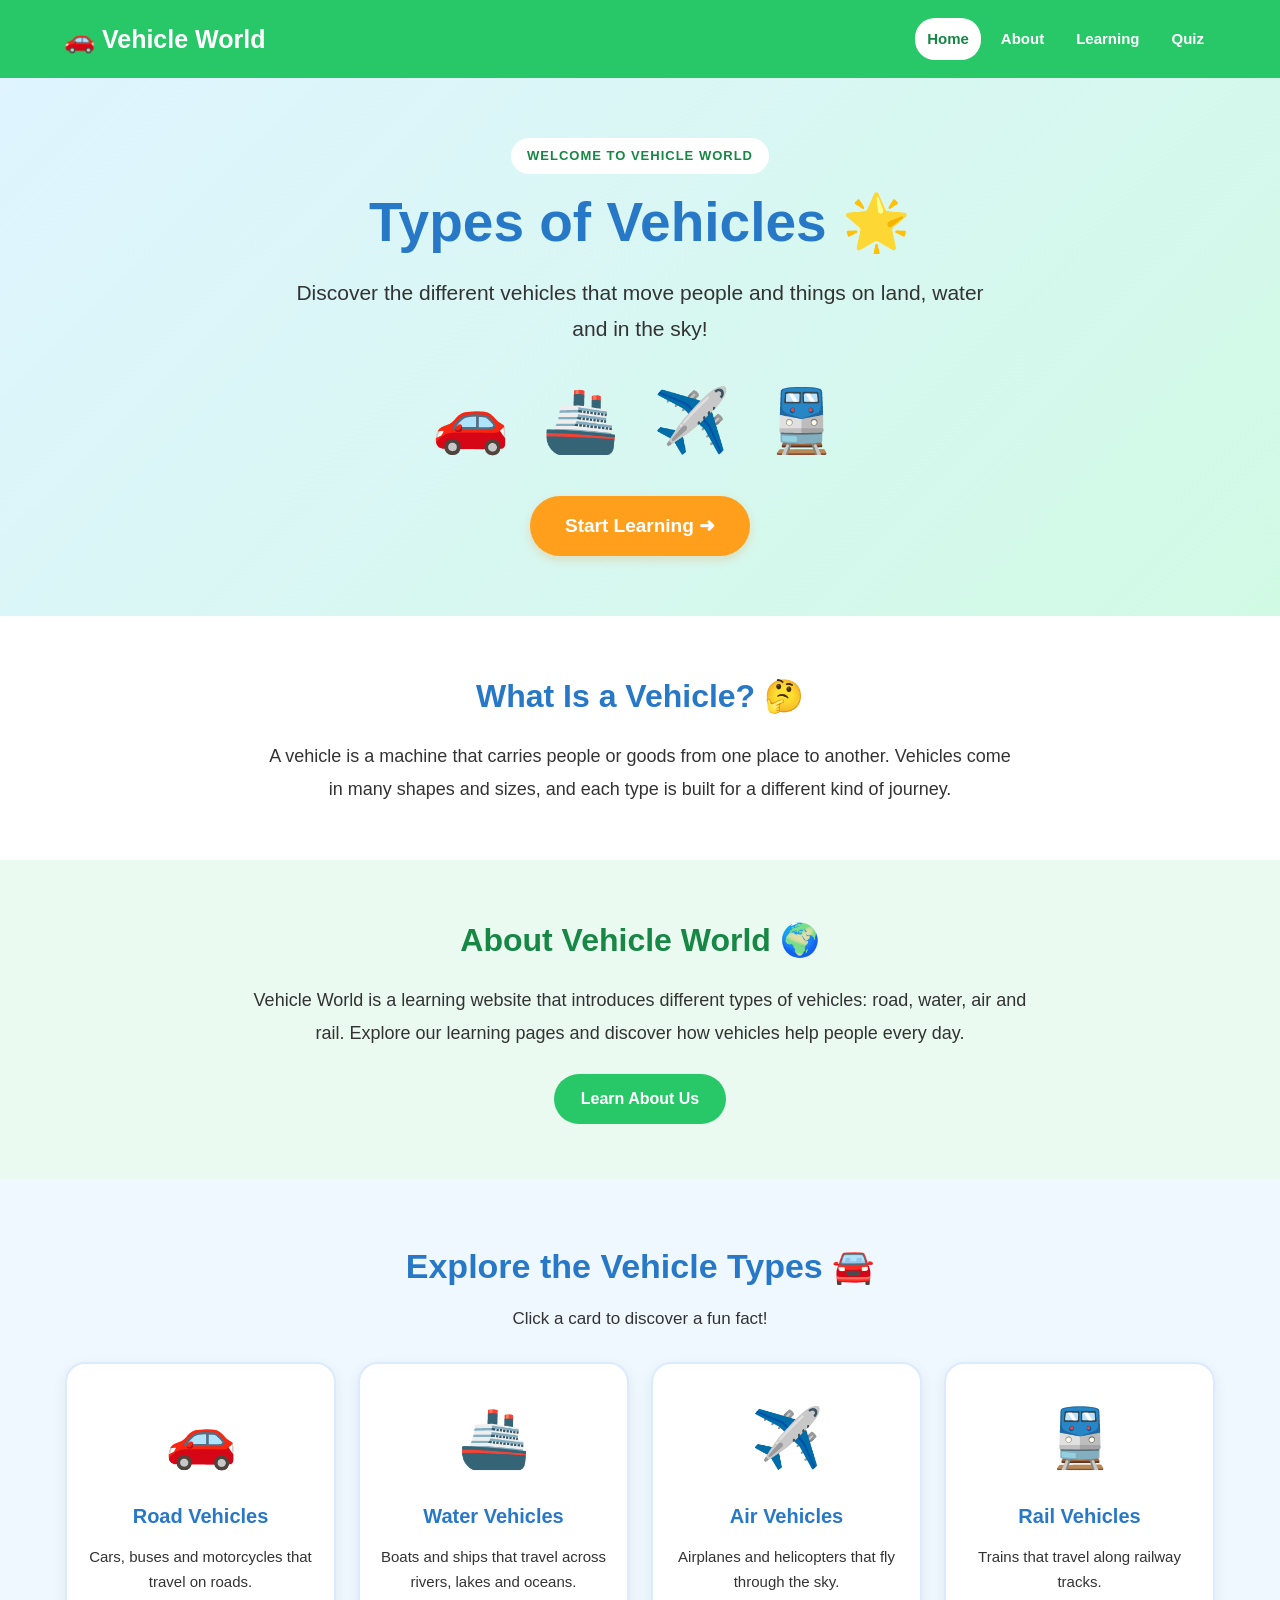
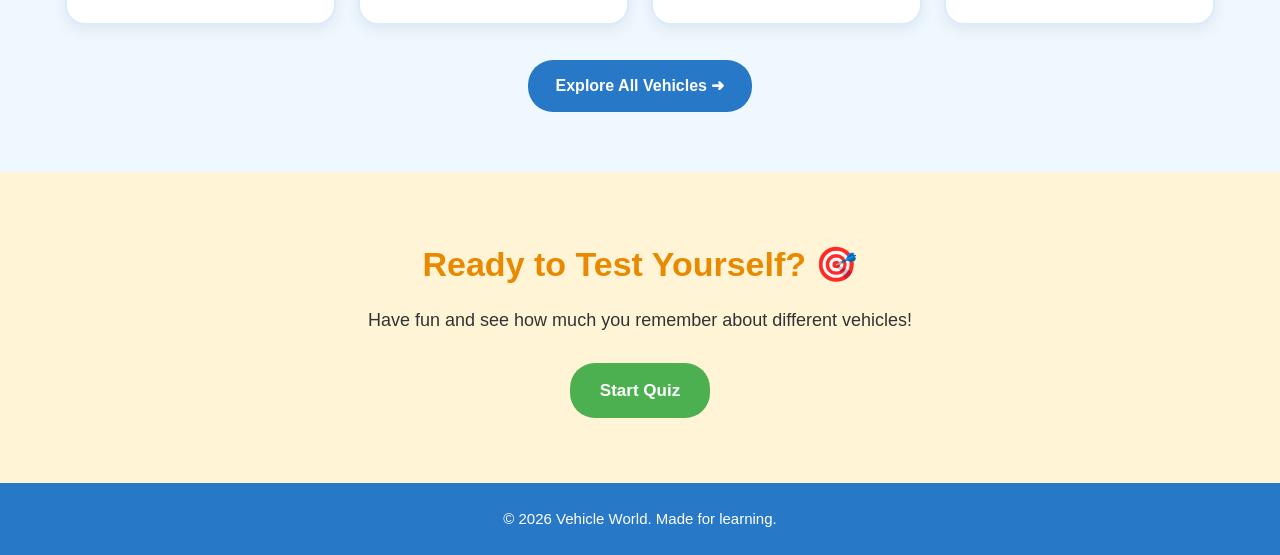
<file: index.html>
<!DOCTYPE html>
<html lang="en">
<head>
    <meta charset="UTF-8">
    <meta name="viewport" content="width=device-width, initial-scale=1.0">
    <title>Vehicle World | Types of Vehicles</title>
    <link rel="stylesheet" href="index.css">
    <script src="index.js" defer></script>
</head>
<body>

    <!-- NAVIGATION BAR -->
    <nav class="navbar">
        <a href="index.html" class="logo">🚗 Vehicle World</a>

        <div class="nav-links">
            <a href="index.html" class="active">Home</a>
            <a href="about.html">About</a>
            <a href="learning1.html">Learning</a>
            <a href="quiz1.html">Quiz</a>
        </div>
    </nav>

    <!-- HERO SECTION -->
    <header class="hero" id="home">
        <div class="hero-content">
            <p class="hero-label">WELCOME TO VEHICLE WORLD</p>

            <h1>Types of Vehicles 🌟</h1>

            <p>
                Discover the different vehicles that move people
                and things on land, water and in the sky!
            </p>

            <div class="vehicles" aria-label="Vehicle examples">
                🚗 🚢 ✈️ 🚆
            </div>

            <a href="learning1.html" class="start-button">
                Start Learning ➜
            </a>
        </div>
    </header>

    <main>

        <!-- INTRODUCTION SECTION -->
        <section class="intro">
            <h2>What Is a Vehicle? 🤔</h2>

            <p>
                A vehicle is a machine that carries people or goods
                from one place to another. Vehicles come in many
                shapes and sizes, and each type is built for a
                different kind of journey.
            </p>
        </section>

        <!-- ABOUT SECTION -->
        <section class="about-preview">
            <div class="about-content">
                <h2>About Vehicle World 🌍</h2>

                <p>
                    Vehicle World is a learning website that introduces
                    different types of vehicles: road, water, air and rail.
                    Explore our learning pages and discover how vehicles
                    help people every day.
                </p>

                <a href="about.html" class="about-button">
                    Learn About Us
                </a>
            </div>
        </section>

        <!-- VEHICLE CATEGORY CARDS -->
        <section class="categories" id="vehicles">
            <h2>Explore the Vehicle Types 🚘</h2>

            <p class="section-description">
                Click a card to discover a fun fact!
            </p>

            <div class="card-container">

                <div class="card" tabindex="0" role="button"
                     aria-expanded="false">
                    <div class="emoji">🚗</div>
                    <h3>Road Vehicles</h3>
                    <p>
                        Cars, buses and motorcycles that travel on roads.
                    </p>
                    <p class="fun-fact" hidden>
                        🚦 Fun fact: Always wear a seat belt when
                        travelling in a car!
                    </p>
                </div>

                <div class="card" tabindex="0" role="button"
                     aria-expanded="false">
                    <div class="emoji">🚢</div>
                    <h3>Water Vehicles</h3>
                    <p>
                        Boats and ships that travel across rivers,
                        lakes and oceans.
                    </p>
                    <p class="fun-fact" hidden>
                        🌊 Fun fact: Boats and ships can float on water!
                    </p>
                </div>

                <div class="card" tabindex="0" role="button"
                     aria-expanded="false">
                    <div class="emoji">✈️</div>
                    <h3>Air Vehicles</h3>
                    <p>
                        Airplanes and helicopters that fly through the sky.
                    </p>
                    <p class="fun-fact" hidden>
                        ☁️ Fun fact: Airplanes can carry many passengers
                        across long distances!
                    </p>
                </div>

                <div class="card" tabindex="0" role="button"
                     aria-expanded="false">
                    <div class="emoji">🚆</div>
                    <h3>Rail Vehicles</h3>
                    <p>
                        Trains that travel along railway tracks.
                    </p>
                    <p class="fun-fact" hidden>
                        🚉 Fun fact: Some trains carry hundreds of
                        passengers on one journey!
                    </p>
                </div>

            </div>

            <a href="learning1.html" class="explore-button">
                Explore All Vehicles ➜
            </a>
        </section>

        <!-- QUIZ SECTION -->
        <section class="quiz-section" id="quiz">
            <div class="quiz-content">
                <h2>Ready to Test Yourself? 🎯</h2>

                <p>
                    Have fun and see how much you remember
                    about different vehicles!
                </p>

                <div class="quiz-buttons">
                    <a href="quiz1.html" class="quiz-button">
                        Start Quiz 
                    </a>
                </div>
            </div>
        </section>

    </main>

    <!-- FOOTER -->
    <footer>
        <p>&copy; 2026 Vehicle World. Made for learning.</p>
    </footer>

</body>
</html>
</file>
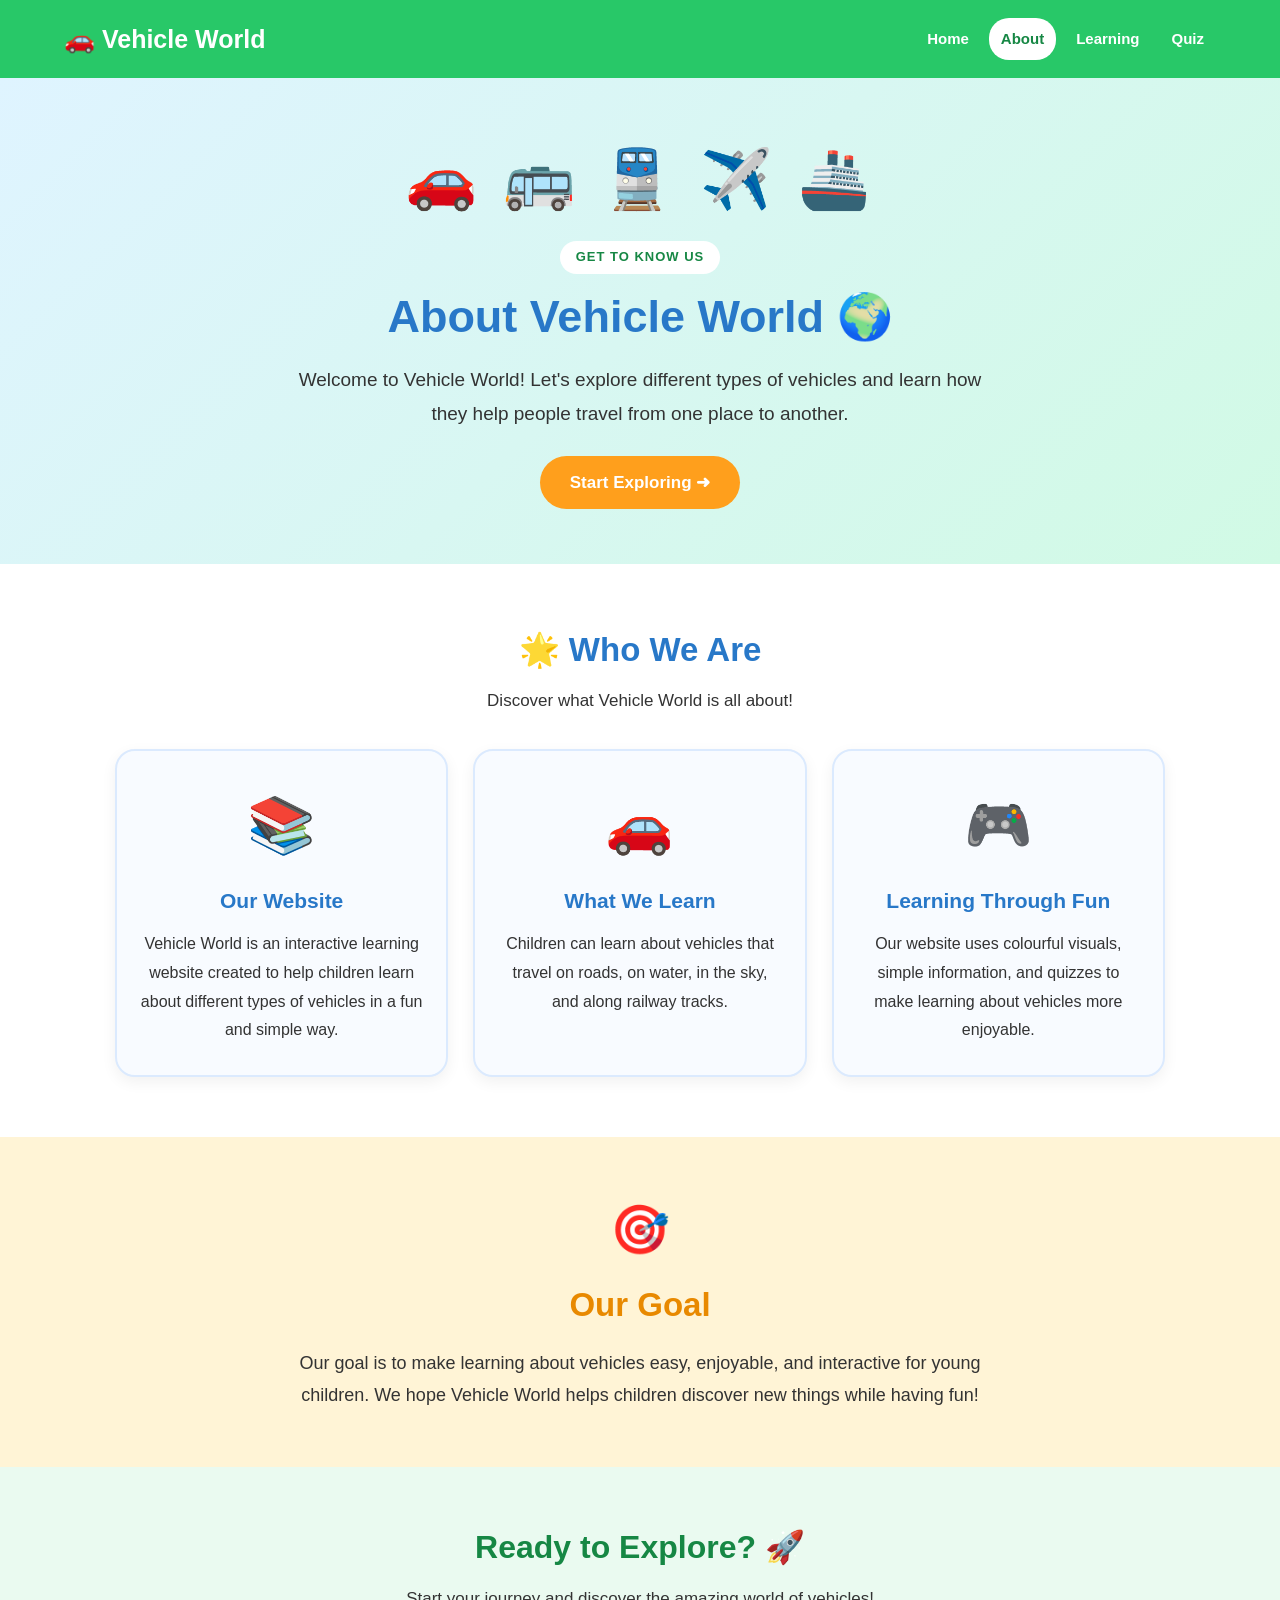
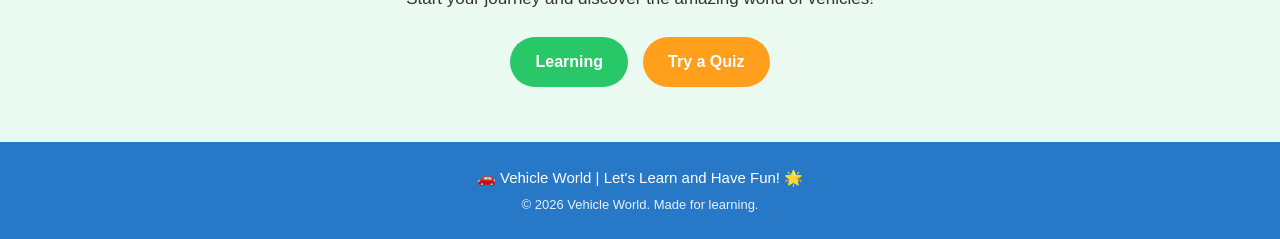
<file: about.html>
<!DOCTYPE html>
<html lang="en">
<head>
    <meta charset="UTF-8">
    <meta name="viewport" content="width=device-width, initial-scale=1.0">

    <title>Vehicle World | About Us</title>

    <link rel="stylesheet" href="about.css">
    <script src="about.js" defer></script>
</head>
<body>

    <!-- NAVIGATION BAR -->
    <nav class="navbar">
        <a href="index.html" class="logo">🚗 Vehicle World</a>

        <div class="nav-links">
            <a href="index.html">Home</a>
            <a href="about.html" class="active">About</a>
            <a href="learning1.html">Learning</a>
            <a href="quiz1.html">Quiz</a>
        </div>
    </nav>

    <!-- ABOUT HEADER -->
    <header class="about-header">
        <div class="vehicles" aria-label="Different vehicles">
            🚗 🚌 🚆 ✈️ 🚢
        </div>

        <p class="header-label">GET TO KNOW US</p>

        <h1>About Vehicle World 🌍</h1>

        <p class="header-description">
            Welcome to Vehicle World! Let's explore different types
            of vehicles and learn how they help people travel
            from one place to another.
        </p>

        <a href="learning1.html" class="start-button">
            Start Exploring ➜
        </a>
    </header>

    <main>

        <!-- WHO WE ARE -->
        <section class="about-section">
            <h2>🌟 Who We Are</h2>

            <p class="section-description">
                Discover what Vehicle World is all about!
            </p>

            <div class="about-container">

                <article class="about-card">
                    <div class="emoji">📚</div>
                    <h3>Our Website</h3>
                    <p>
                        Vehicle World is an interactive learning
                        website created to help children learn
                        about different types of vehicles in a
                        fun and simple way.
                    </p>
                </article>

                <article class="about-card">
                    <div class="emoji">🚗</div>
                    <h3>What We Learn</h3>
                    <p>
                        Children can learn about vehicles that
                        travel on roads, on water, in the sky,
                        and along railway tracks.
                    </p>
                </article>

                <article class="about-card">
                    <div class="emoji">🎮</div>
                    <h3>Learning Through Fun</h3>
                    <p>
                        Our website uses colourful visuals,
                        simple information, and quizzes to make
                        learning about vehicles more enjoyable.
                    </p>
                </article>

            </div>
        </section>

        <!-- OUR GOAL -->
        <section class="goal-section">
            <div class="goal-content">
                <div class="goal-emoji">🎯</div>

                <h2>Our Goal</h2>

                <p>
                    Our goal is to make learning about vehicles
                    easy, enjoyable, and interactive for young
                    children. We hope Vehicle World helps children
                    discover new things while having fun!
                </p>
            </div>
        </section>

        <!-- EXPLORE MORE -->
        <section class="explore-section">
            <h2>Ready to Explore? 🚀</h2>

            <p>
                Start your journey and discover the amazing world
                of vehicles!
            </p>

            <div class="explore-buttons">
                <a href="learning1.html" class="explore-button">
                    Learning 
                </a>

                <a href="quiz1.html" class="explore-button quiz-link">
                    Try a Quiz
                </a>
            </div>
        </section>

    </main>

    <!-- FOOTER -->
    <footer>
        <p>🚗 Vehicle World | Let's Learn and Have Fun! 🌟</p>
        <p class="copyright">
            &copy; 2026 Vehicle World. Made for learning.
        </p>
    </footer>

</body>
</html>
</file>
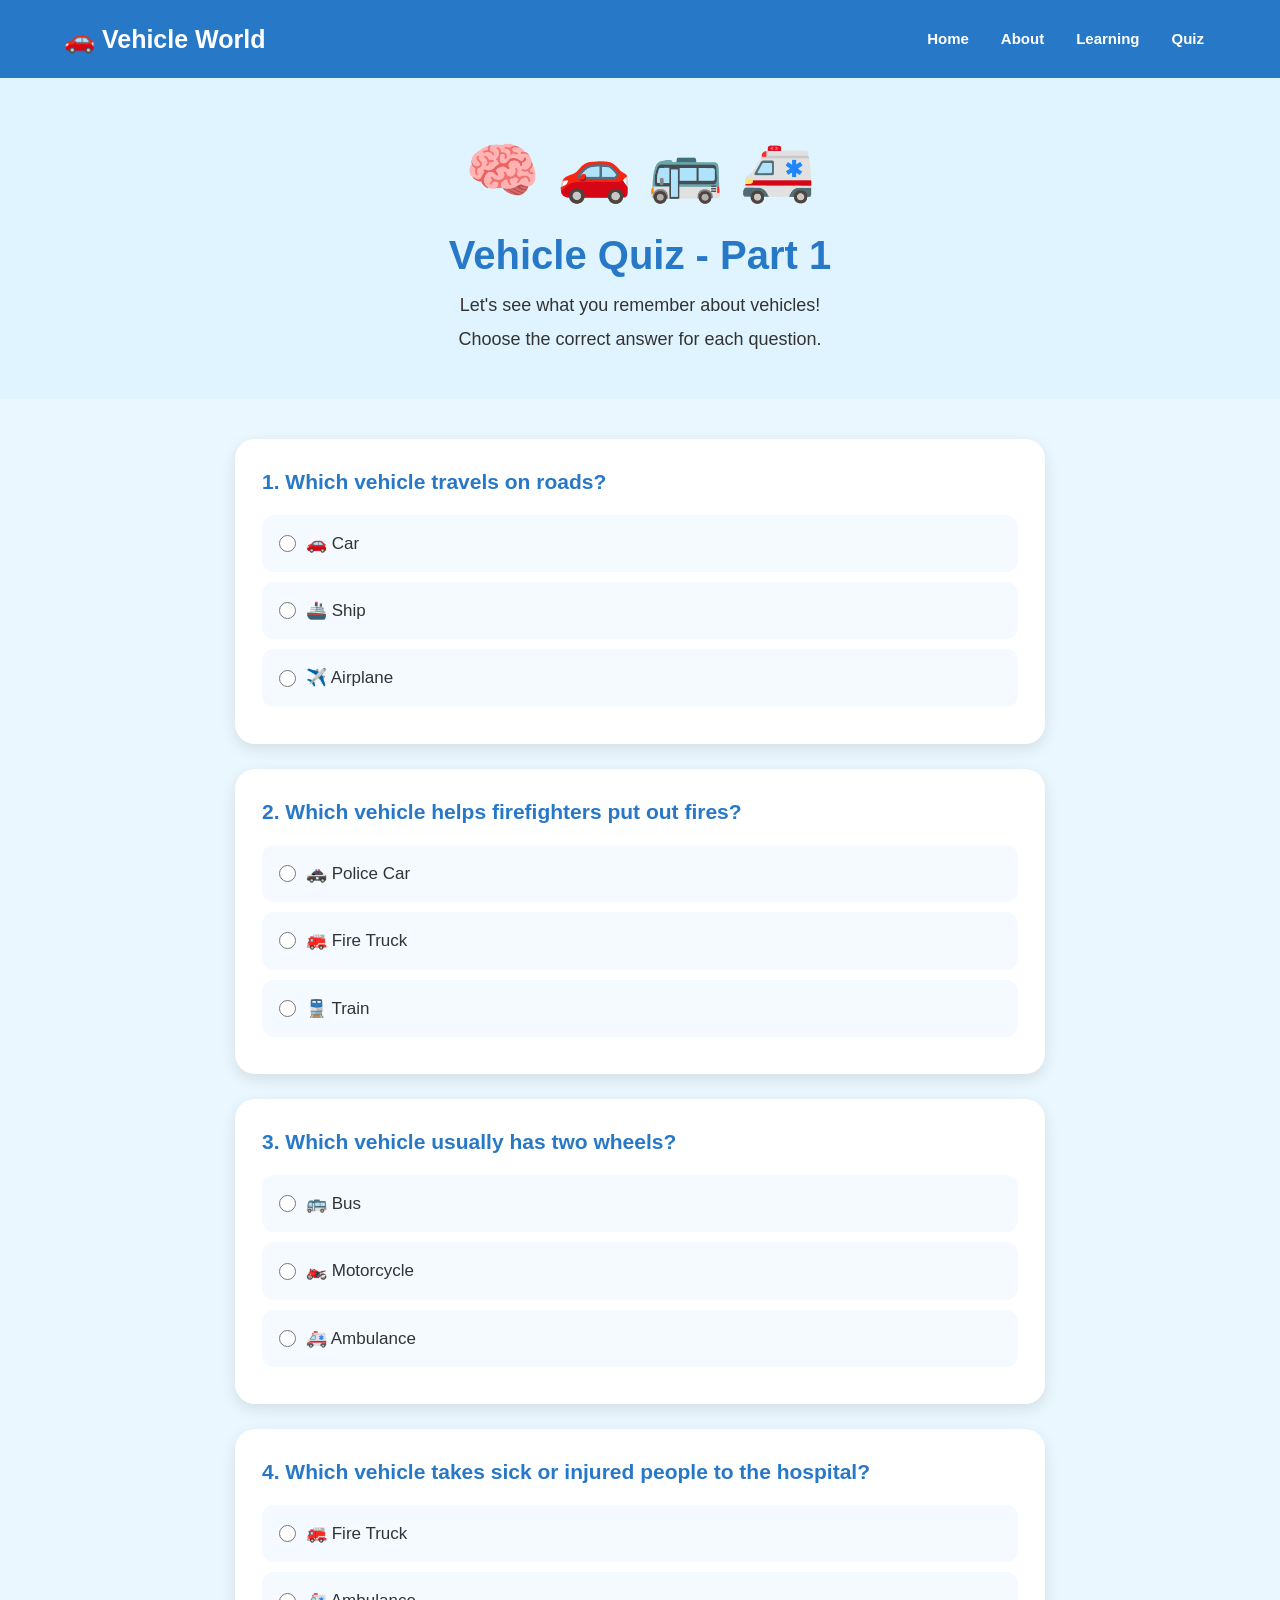
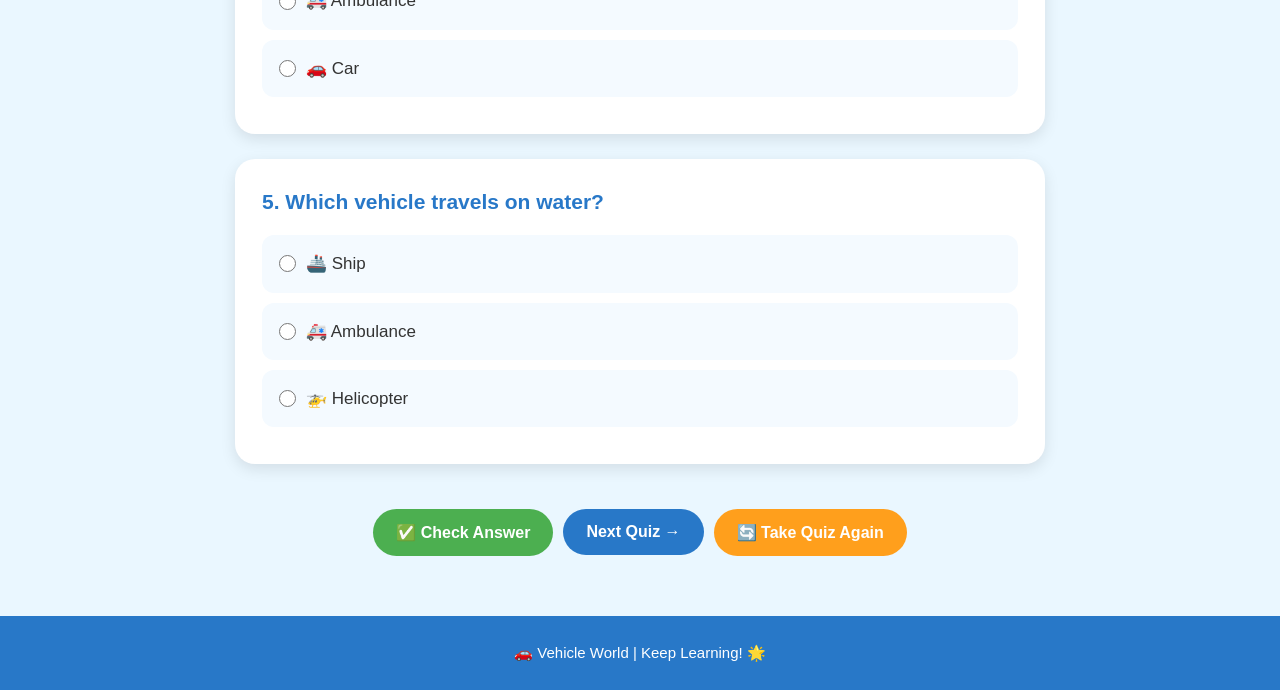
<file: quiz1.html>
<!DOCTYPE html>
<html lang="en">

<head>
    <meta charset="UTF-8">
    <meta name="viewport" content="width=device-width, initial-scale=1.0">

    <title>Vehicle World - Quiz 1</title>

    <link rel="stylesheet" href="quiz1.css">
    <script src="quiz1.js" defer></script>
</head>

<body>

    <!-- NAVIGATION -->
    <nav>
        <div class="logo">🚗 Vehicle World</div>

        <div class="nav-links">
            <a href="index.html">Home</a>
            <a href="about.html">About</a>
            <a href="learning1.html">Learning</a>
            <a href="quiz1.html">Quiz</a>
        </div>
    </nav>

    <!-- HEADER -->
    <section class="header">
        <div class="big-icon">🧠 🚗 🚌 🚑</div>

        <h1>Vehicle Quiz - Part 1</h1>

        <p>Let's see what you remember about vehicles!</p>
        <p>Choose the correct answer for each question.</p>
    </section>

    <!-- QUIZ -->
    <main class="quiz-container">

        <!-- QUESTION 1 -->
        <div class="question">
            <h2>1. Which vehicle travels on roads?</h2>

            <label class="option">
                <input type="radio" name="Q1" id="Q1A" value="true">
                🚗 Car
            </label>

            <label class="option">
                <input type="radio" name="Q1" id="Q1B" value="false">
                🚢 Ship
            </label>

            <label class="option">
                <input type="radio" name="Q1" id="Q1C" value="false">
                ✈️ Airplane
            </label>
        </div>

        <!-- QUESTION 2 -->
        <div class="question">
            <h2>2. Which vehicle helps firefighters put out fires?</h2>

            <label class="option">
                <input type="radio" name="Q2" id="Q2A" value="false">
                🚓 Police Car
            </label>

            <label class="option">
                <input type="radio" name="Q2" id="Q2B" value="true">
                🚒 Fire Truck
            </label>

            <label class="option">
                <input type="radio" name="Q2" id="Q2C" value="false">
                🚆 Train
            </label>
        </div>

        <!-- QUESTION 3 -->
        <div class="question">
            <h2>3. Which vehicle usually has two wheels?</h2>

            <label class="option">
                <input type="radio" name="Q3" id="Q3A" value="false">
                🚌 Bus
            </label>

            <label class="option">
                <input type="radio" name="Q3" id="Q3B" value="true">
                🏍️ Motorcycle
            </label>

            <label class="option">
                <input type="radio" name="Q3" id="Q3C" value="false">
                🚑 Ambulance
            </label>
        </div>

        <!-- QUESTION 4 -->
        <div class="question">
            <h2>4. Which vehicle takes sick or injured people to the hospital?</h2>

            <label class="option">
                <input type="radio" name="Q4" id="Q4A" value="false">
                🚒 Fire Truck
            </label>

            <label class="option">
                <input type="radio" name="Q4" id="Q4B" value="true">
                🚑 Ambulance
            </label>

            <label class="option">
                <input type="radio" name="Q4" id="Q4C" value="false">
                🚗 Car
            </label>
        </div>

        <!-- QUESTION 5 -->
        <div class="question">
            <h2>5. Which vehicle travels on water?</h2>

            <label class="option">
                <input type="radio" name="Q5" id="Q5A" value="true">
                🚢 Ship
            </label>

            <label class="option">
                <input type="radio" name="Q5" id="Q5B" value="false">
                🚑 Ambulance
            </label>

            <label class="option">
                <input type="radio" name="Q5" id="Q5C" value="false">
                🚁 Helicopter
            </label>
        </div>


        <!-- RESULT -->
        <div id="result" aria-live="polite"></div>

        <!-- BUTTONS -->
        <div class="button-area">
            <button type="button" class="check-button" onclick="CheckAnswer()">
                ✅ Check Answer
            </button>

            <button type="button" class="next-button" onclick="goToNextQuiz()">
                Next Quiz →
            </button>

            <button type="button" class="reset-button" onclick="TakeQuizAgain()">
                🔄 Take Quiz Again
            </button>
        </div>

    </main>

    <!-- FOOTER -->
    <footer>
        <p>🚗 Vehicle World | Keep Learning! 🌟</p>
    </footer>

</body>
</html>
</file>
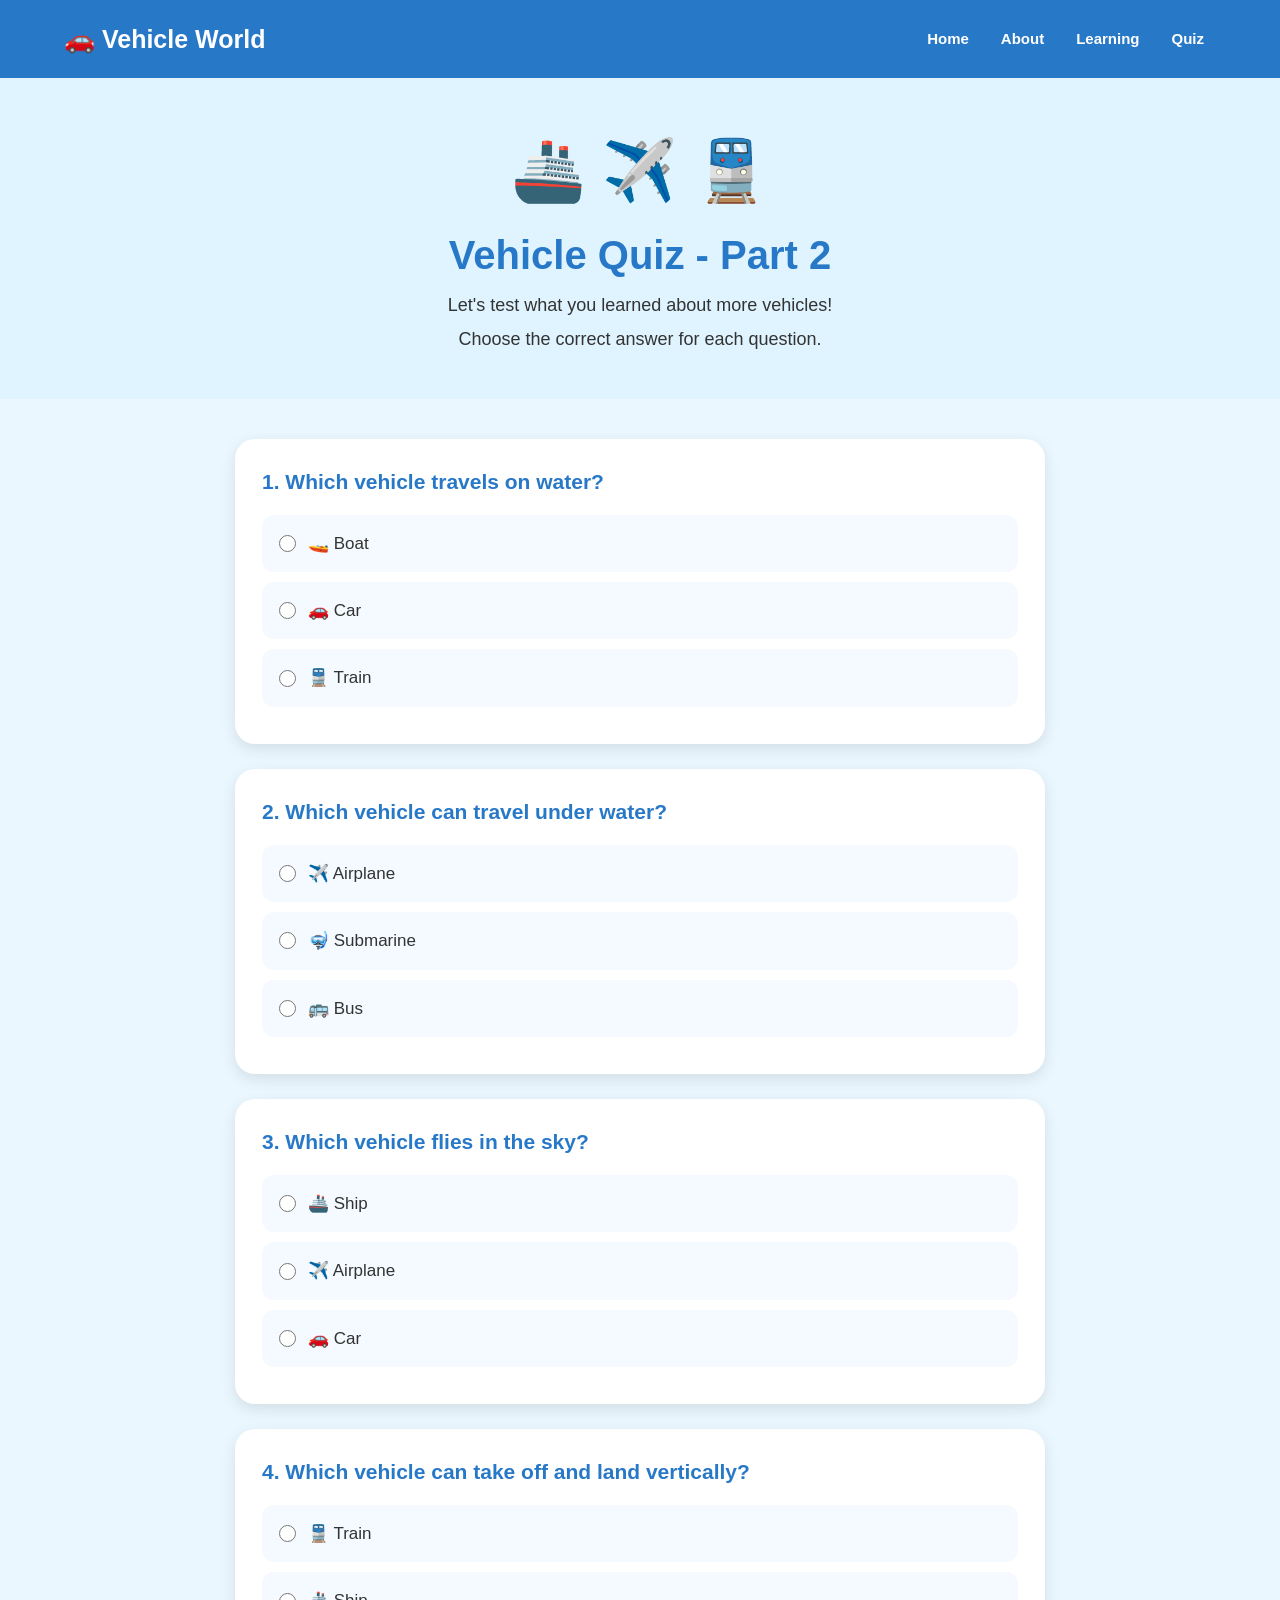
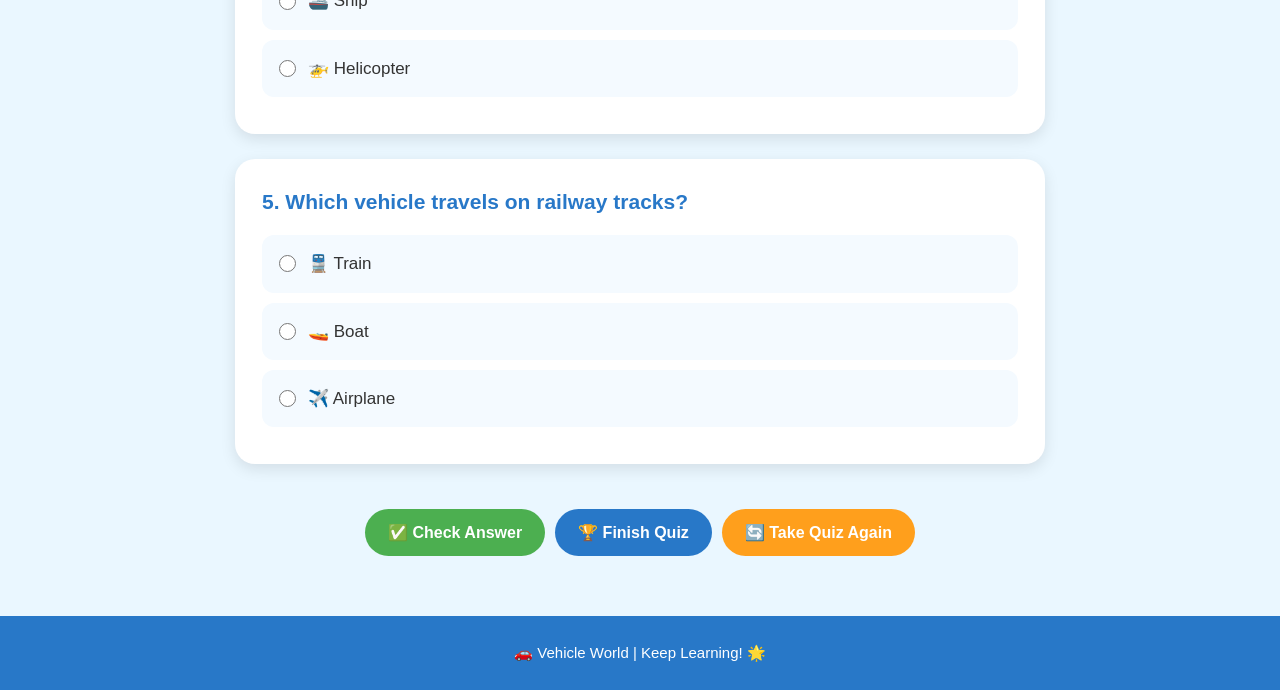
<file: quiz2.html>
<!DOCTYPE html>
<html lang="en">

<head>
    <meta charset="UTF-8">
    <meta name="viewport" content="width=device-width, initial-scale=1.0">

    <title>Vehicle World - Quiz 2</title>

    <link rel="stylesheet" href="quiz2.css">
    <script src="quiz2.js" defer></script>
</head>
<body>

    <!-- NAVIGATION -->
    <nav>
        <div class="logo">🚗 Vehicle World</div>

        <div class="nav-links">
            <a href="index.html">Home</a>
            <a href="about.html">About</a>
            <a href="learning1.html">Learning</a>
            <a href="quiz1.html">Quiz</a>
        </div>
    </nav>

    <!-- HEADER -->
    <section class="header">
        <div class="big-icon">🚢 ✈️ 🚆</div>

        <h1>Vehicle Quiz - Part 2</h1>

        <p>Let's test what you learned about more vehicles!</p>
        <p>Choose the correct answer for each question.</p>
    </section>

    <!-- QUIZ QUESTIONS -->
    <main class="quiz-container">

        <!-- QUESTION 1 -->
        <div class="question">
            <h2>1. Which vehicle travels on water?</h2>

            <label class="option">
                <input type="radio" name="Q1" id="Q1A" value="true">
                🚤 Boat
            </label>

            <label class="option">
                <input type="radio" name="Q1" id="Q1B" value="false">
                🚗 Car
            </label>

            <label class="option">
                <input type="radio" name="Q1" id="Q1C" value="false">
                🚆 Train
            </label>
        </div>

        <!-- QUESTION 2 -->
        <div class="question">
            <h2>2. Which vehicle can travel under water?</h2>

            <label class="option">
                <input type="radio" name="Q2" id="Q2A" value="false">
                ✈️ Airplane
            </label>

            <label class="option">
                <input type="radio" name="Q2" id="Q2B" value="true">
                🤿 Submarine
            </label>

            <label class="option">
                <input type="radio" name="Q2" id="Q2C" value="false">
                🚌 Bus
            </label>
        </div>

        <!-- QUESTION 3 -->
        <div class="question">
            <h2>3. Which vehicle flies in the sky?</h2>

            <label class="option">
                <input type="radio" name="Q3" id="Q3A" value="false">
                🚢 Ship
            </label>

            <label class="option">
                <input type="radio" name="Q3" id="Q3B" value="true">
                ✈️ Airplane
            </label>

            <label class="option">
                <input type="radio" name="Q3" id="Q3C" value="false">
                🚗 Car
            </label>
        </div>

        <!-- QUESTION 4 -->
        <div class="question">
            <h2>4. Which vehicle can take off and land vertically?</h2>

            <label class="option">
                <input type="radio" name="Q4" id="Q4A" value="false">
                🚆 Train
            </label>

            <label class="option">
                <input type="radio" name="Q4" id="Q4B" value="false">
                🚢 Ship
            </label>

            <label class="option">
                <input type="radio" name="Q4" id="Q4C" value="true">
                🚁 Helicopter
            </label>
        </div>

        <!-- QUESTION 5 -->
        <div class="question">
            <h2>5. Which vehicle travels on railway tracks?</h2>

            <label class="option">
                <input type="radio" name="Q5" id="Q5A" value="true">
                🚆 Train
            </label>

            <label class="option">
                <input type="radio" name="Q5" id="Q5B" value="false">
                🚤 Boat
            </label>

            <label class="option">
                <input type="radio" name="Q5" id="Q5C" value="false">
                ✈️ Airplane
            </label>
        </div>

        <!-- RESULT -->
        <div id="result" aria-live="polite"></div>

        <!-- BUTTONS -->
        <div class="button-area">
            <button type="button" class="check-button" onclick="CheckAnswer()">
                ✅ Check Answer
            </button>

            <button type="button" class="finish-button" onclick="finishQuiz()">
                🏆 Finish Quiz
            </button>

            <button type="button" class="reset-button" onclick="TakeQuizAgain()">
                🔄 Take Quiz Again
            </button>
        </div>

    </main>

    <!-- FOOTER -->
    <footer>
        <p>🚗 Vehicle World | Keep Learning! 🌟</p>
    </footer>

</body>
</html>
</file>
<file: index.css>
/* ==========================================
   VEHICLE WORLD - HOMEPAGE CSS
   ========================================== */

/* GENERAL SETTINGS */
* {
    margin: 0;
    padding: 0;
    box-sizing: border-box;
}

html {
    scroll-behavior: smooth;
}

body {
    font-family: Arial, sans-serif;
    background-color: #f0f8ff;
    color: #333;
    line-height: 1.6;
}

/* ==========================================
   NAVIGATION BAR
   ========================================== */

.navbar {
    background-color: #28c868;
    padding: 18px 5%;
    display: flex;
    justify-content: space-between;
    align-items: center;
    flex-wrap: wrap;
    gap: 15px;
    box-shadow: 0 3px 10px rgba(0, 0, 0, 0.08);
}

.logo {
    color: white;
    font-size: 25px;
    font-weight: bold;
    text-decoration: none;
    white-space: nowrap;
}

.nav-links {
    display: flex;
    align-items: center;
    flex-wrap: wrap;
    gap: 8px;
}

.nav-links a {
    color: white;
    text-decoration: none;
    padding: 9px 12px;
    border-radius: 20px;
    font-size: 15px;
    font-weight: bold;
    transition: 0.3s ease;
}

.nav-links a:hover,
.nav-links a.active {
    background-color: white;
    color: #168744;
}

/* ==========================================
   HERO SECTION
   ========================================== */

.hero {
    min-height: 490px;
    display: flex;
    justify-content: center;
    align-items: center;
    text-align: center;
    padding: 60px 20px;
    background: linear-gradient(135deg, #dff4ff, #d1fae5);
}

.hero-content {
    max-width: 850px;
}

.hero-label {
    display: inline-block;
    background-color: white;
    color: #168744;
    padding: 7px 16px;
    border-radius: 20px;
    font-size: 13px !important;
    font-weight: bold;
    letter-spacing: 1px;
    margin-bottom: 15px !important;
}

.hero h1 {
    font-size: 55px;
    color: #2878c8;
    margin-bottom: 20px;
    line-height: 1.2;
}

.hero p {
    font-size: 21px;
    max-width: 700px;
    margin: 0 auto 25px;
    line-height: 1.7;
}

.vehicles {
    font-size: 62px;
    margin-bottom: 25px;
    letter-spacing: 8px;
}

/* START LEARNING BUTTON */
.start-button {
    background-color: #ff9f1c;
    color: white;
    text-decoration: none;
    padding: 15px 35px;
    border-radius: 30px;
    font-size: 19px;
    font-weight: bold;
    display: inline-block;
    transition: 0.3s ease;
    box-shadow: 0 4px 10px rgba(240, 124, 0, 0.2);
}

.start-button:hover {
    background-color: #f07c00;
    transform: translateY(-3px);
}

/* ==========================================
   MAIN CONTENT
   ========================================== */

main {
    width: 100%;
}

/* ==========================================
   INTRODUCTION SECTION
   ========================================== */

.intro {
    padding: 55px 20px;
    text-align: center;
    background-color: white;
}

.intro h2 {
    font-size: 32px;
    color: #2878c8;
    margin-bottom: 18px;
}

.intro p {
    font-size: 18px;
    max-width: 760px;
    margin: auto;
    line-height: 1.8;
}

/* ==========================================
   ABOUT PREVIEW SECTION
   ========================================== */

.about-preview {
    padding: 55px 20px;
    background-color: #eafaf0;
    text-align: center;
}

.about-content {
    max-width: 780px;
    margin: auto;
}

.about-content h2 {
    font-size: 32px;
    color: #168744;
    margin-bottom: 18px;
}

.about-content p {
    font-size: 18px;
    line-height: 1.8;
    margin-bottom: 25px;
}

.about-button {
    display: inline-block;
    background-color: #28c868;
    color: white;
    text-decoration: none;
    padding: 12px 27px;
    border-radius: 25px;
    font-weight: bold;
    transition: 0.3s ease;
}

.about-button:hover {
    background-color: #168744;
    transform: translateY(-3px);
}

/* ==========================================
   VEHICLE CATEGORY SECTION
   ========================================== */

.categories {
    padding: 60px 30px;
    text-align: center;
    background-color: #f0f8ff;
}

.categories h2 {
    font-size: 34px;
    color: #2878c8;
    margin-bottom: 12px;
}

.section-description {
    font-size: 17px;
    margin-bottom: 30px;
}

/* CARD CONTAINER */
.card-container {
    display: grid;
    grid-template-columns: repeat(4, minmax(0, 1fr));
    gap: 22px;
    max-width: 1150px;
    margin: 0 auto 35px;
}

/* INDIVIDUAL CARD */
.card {
    background-color: white;
    padding: 28px 18px;
    border: 2px solid #dbeafe;
    border-radius: 20px;
    box-shadow: 0 5px 15px rgba(0, 0, 0, 0.07);
    cursor: pointer;
    transition: transform 0.3s ease,
                box-shadow 0.3s ease;
}

.card:hover {
    transform: translateY(-7px);
    box-shadow: 0 10px 22px rgba(40, 120, 200, 0.15);
}

.card:focus-visible {
    outline: 3px solid #ff9f1c;
    outline-offset: 4px;
}

/* VEHICLE EMOJI */
.card .emoji {
    font-size: 58px;
    margin-bottom: 15px;
    transition: transform 0.3s ease;
}

.card:hover .emoji {
    transform: scale(1.1);
}

/* CARD HEADING */
.card h3 {
    color: #2878c8;
    font-size: 20px;
    margin-bottom: 12px;
}

/* CARD DESCRIPTION */
.card p {
    font-size: 15px;
    line-height: 1.7;
}

/* FUN FACT INSIDE CARD */
.card .fun-fact {
    background-color: #fff4d6;
    color: #855400;
    border-radius: 12px;
    padding: 12px;
    margin-top: 16px;
    font-size: 14px;
    line-height: 1.6;
}

/* IMPORTANT: Hidden facts stay hidden */
.card .fun-fact[hidden] {
    display: none;
}

/* EXPLORE BUTTON */
.explore-button {
    display: inline-block;
    background-color: #2878c8;
    color: white;
    text-decoration: none;
    padding: 13px 28px;
    border-radius: 25px;
    font-weight: bold;
    transition: 0.3s ease;
}

.explore-button:hover {
    background-color: #185da0;
    transform: translateY(-3px);
}

/* ==========================================
   QUIZ SECTION
   ========================================== */

.quiz-section {
    background-color: #fff4d6;
    text-align: center;
    padding: 65px 20px;
}

.quiz-content {
    max-width: 800px;
    margin: auto;
}

.quiz-section h2 {
    font-size: 34px;
    color: #e88900;
    margin-bottom: 15px;
}

.quiz-section p {
    font-size: 18px;
    margin-bottom: 28px;
}

.quiz-buttons {
    display: flex;
    justify-content: center;
    flex-wrap: wrap;
    gap: 15px;
}

/* QUIZ BUTTONS */
.quiz-button {
    display: inline-block;
    background-color: #4caf50;
    color: white;
    text-decoration: none;
    padding: 14px 30px;
    border-radius: 25px;
    font-size: 17px;
    font-weight: bold;
    transition: 0.3s ease;
}

.quiz-button:hover {
    background-color: #388e3c;
    transform: translateY(-3px);
}

.quiz-button.secondary {
    background-color: #2878c8;
}

.quiz-button.secondary:hover {
    background-color: #185da0;
}

/* ==========================================
   FOOTER
   ========================================== */

footer {
    background-color: #2878c8;
    color: white;
    text-align: center;
    padding: 24px 15px;
}

footer p {
    font-size: 15px;
}

/* ==========================================
   TABLET RESPONSIVE DESIGN
   ========================================== */

@media (max-width: 1000px) {
    .navbar {
        justify-content: center;
    }

    .nav-links {
        justify-content: center;
    }

    .card-container {
        grid-template-columns: repeat(2, minmax(0, 1fr));
        max-width: 750px;
    }
}

/* ==========================================
   MOBILE RESPONSIVE DESIGN
   ========================================== */

@media (max-width: 600px) {
    .navbar {
        padding: 15px 12px;
        flex-direction: column;
        gap: 12px;
    }

    .logo {
        font-size: 23px;
    }

    .nav-links {
        justify-content: center;
        gap: 5px;
    }

    .nav-links a {
        font-size: 13px;
        padding: 7px 9px;
    }

    .hero {
        min-height: 420px;
        padding: 45px 16px;
    }

    .hero h1 {
        font-size: 36px;
    }

    .hero p {
        font-size: 17px;
    }

    .vehicles {
        font-size: 43px;
        letter-spacing: 3px;
    }

    .start-button {
        font-size: 17px;
        padding: 13px 27px;
    }

    .intro,
    .about-preview {
        padding: 40px 18px;
    }

    .intro h2,
    .about-content h2,
    .categories h2,
    .quiz-section h2 {
        font-size: 27px;
    }

    .intro p,
    .about-content p,
    .quiz-section p {
        font-size: 16px;
    }

    .categories {
        padding: 45px 15px;
    }

    .card-container {
        grid-template-columns: 1fr;
        max-width: 350px;
        gap: 18px;
    }

    .card {
        padding: 25px 18px;
    }

    .quiz-section {
        padding: 45px 18px;
    }

    .quiz-buttons {
        flex-direction: column;
        align-items: center;
    }

    .quiz-button {
        width: 100%;
        max-width: 280px;
    }
}
</file>
<file: about.css>
/* ==========================================
   VEHICLE WORLD - ABOUT PAGE CSS
   ========================================== */

/* GENERAL SETTINGS */
* {
    margin: 0;
    padding: 0;
    box-sizing: border-box;
}

html {
    scroll-behavior: smooth;
}

body {
    font-family: Arial, sans-serif;
    background-color: #f0f8ff;
    color: #333;
    line-height: 1.6;
}

/* ==========================================
   NAVIGATION BAR
   ========================================== */

.navbar {
    background-color: #28c868;
    padding: 18px 5%;
    display: flex;
    justify-content: space-between;
    align-items: center;
    flex-wrap: wrap;
    gap: 15px;
    box-shadow: 0 3px 10px rgba(0, 0, 0, 0.08);
}

.logo {
    color: white;
    font-size: 25px;
    font-weight: bold;
    text-decoration: none;
    white-space: nowrap;
}

.nav-links {
    display: flex;
    align-items: center;
    flex-wrap: wrap;
    gap: 8px;
}

.nav-links a {
    color: white;
    text-decoration: none;
    padding: 9px 12px;
    border-radius: 20px;
    font-size: 15px;
    font-weight: bold;
    transition: 0.3s ease;
}

.nav-links a:hover,
.nav-links a.active {
    background-color: white;
    color: #168744;
}

/* ==========================================
   ABOUT HEADER
   ========================================== */

.about-header {
    min-height: 430px;
    display: flex;
    flex-direction: column;
    justify-content: center;
    align-items: center;
    text-align: center;
    padding: 55px 20px;
    background: linear-gradient(135deg, #dff4ff, #d1fae5);
}

.vehicles {
    font-size: 58px;
    margin-bottom: 15px;
    letter-spacing: 5px;
}

.header-label {
    display: inline-block;
    background-color: white;
    color: #168744;
    padding: 6px 16px;
    border-radius: 20px;
    font-size: 13px;
    font-weight: bold;
    letter-spacing: 1px;
    margin-bottom: 15px;
}

.about-header h1 {
    font-size: 45px;
    color: #2878c8;
    margin-bottom: 18px;
    line-height: 1.25;
}

.header-description {
    font-size: 19px;
    max-width: 700px;
    line-height: 1.8;
    margin-bottom: 25px;
}

/* START BUTTON */
.start-button {
    background-color: #ff9f1c;
    color: white;
    text-decoration: none;
    padding: 13px 30px;
    border-radius: 30px;
    font-size: 17px;
    font-weight: bold;
    display: inline-block;
    transition: 0.3s ease;
}

.start-button:hover {
    background-color: #f07c00;
    transform: translateY(-3px);
}

/* ==========================================
   MAIN CONTENT
   ========================================== */

main {
    width: 100%;
}

/* ==========================================
   ABOUT INFORMATION SECTION
   ========================================== */

.about-section {
    padding: 60px 25px;
    text-align: center;
    background-color: white;
}

.about-section h2 {
    font-size: 33px;
    color: #2878c8;
    margin-bottom: 10px;
}

.section-description {
    font-size: 17px;
    margin-bottom: 35px;
}

/* INFORMATION CARDS */
.about-container {
    display: grid;
    grid-template-columns: repeat(3, minmax(0, 1fr));
    gap: 25px;
    max-width: 1050px;
    margin: auto;
}

.about-card {
    background-color: #f8fbff;
    padding: 30px 22px;
    border: 2px solid #dbeafe;
    border-radius: 20px;
    box-shadow: 0 5px 15px rgba(0, 0, 0, 0.06);
    transition: transform 0.3s ease,
                box-shadow 0.3s ease;
}

.about-card:hover,
.about-card.card-hover {
    transform: translateY(-7px);
    box-shadow: 0 10px 22px rgba(40, 120, 200, 0.15);
}

.about-card .emoji {
    font-size: 55px;
    margin-bottom: 15px;
    transition: transform 0.3s ease;
}

.about-card:hover .emoji,
.about-card.card-hover .emoji {
    transform: scale(1.1);
}

.about-card h3 {
    color: #2878c8;
    margin-bottom: 12px;
    font-size: 21px;
}

.about-card p {
    font-size: 16px;
    line-height: 1.8;
}

/* ==========================================
   OUR GOAL SECTION
   ========================================== */

.goal-section {
    background-color: #fff4d6;
    text-align: center;
    padding: 55px 20px;
}

.goal-content {
    max-width: 800px;
    margin: auto;
}

.goal-emoji {
    font-size: 48px;
    margin-bottom: 10px;
}

.goal-section h2 {
    font-size: 33px;
    color: #e88900;
    margin-bottom: 15px;
}

.goal-section p {
    font-size: 18px;
    max-width: 750px;
    margin: auto;
    line-height: 1.8;
}

/* ==========================================
   EXPLORE SECTION
   ========================================== */

.explore-section {
    background-color: #eafaf0;
    text-align: center;
    padding: 55px 20px;
}

.explore-section h2 {
    font-size: 32px;
    color: #168744;
    margin-bottom: 12px;
}

.explore-section p {
    font-size: 17px;
    margin-bottom: 25px;
}

.explore-buttons {
    display: flex;
    justify-content: center;
    align-items: center;
    flex-wrap: wrap;
    gap: 15px;
}

.explore-button {
    display: inline-block;
    background-color: #28c868;
    color: white;
    text-decoration: none;
    padding: 12px 25px;
    border-radius: 25px;
    font-size: 16px;
    font-weight: bold;
    transition: 0.3s ease;
}

.explore-button:hover {
    background-color: #168744;
    transform: translateY(-3px);
}

.explore-button.quiz-link {
    background-color: #ff9f1c;
}

.explore-button.quiz-link:hover {
    background-color: #f07c00;
}

/* ==========================================
   FOOTER
   ========================================== */

footer {
    background-color: #2878c8;
    color: white;
    text-align: center;
    padding: 24px 15px;
}

footer p {
    font-size: 15px;
}

footer .copyright {
    font-size: 13px;
    margin-top: 5px;
    opacity: 0.9;
}

/* ==========================================
   TABLET RESPONSIVE DESIGN
   ========================================== */

@media (max-width: 900px) {
    .navbar {
        justify-content: center;
    }

    .nav-links {
        justify-content: center;
    }

    .about-container {
        grid-template-columns: repeat(2, minmax(0, 1fr));
        max-width: 750px;
    }

    .about-card:last-child {
        grid-column: 1 / -1;
        max-width: 400px;
        width: 100%;
        justify-self: center;
    }
}

/* ==========================================
   MOBILE RESPONSIVE DESIGN
   ========================================== */

@media (max-width: 600px) {
    .navbar {
        padding: 15px 12px;
        flex-direction: column;
        gap: 12px;
    }

    .logo {
        font-size: 23px;
    }

    .nav-links {
        justify-content: center;
        gap: 5px;
    }

    .nav-links a {
        font-size: 13px;
        padding: 7px 9px;
    }

    .about-header {
        min-height: 400px;
        padding: 40px 16px;
    }

    .vehicles {
        font-size: 40px;
        letter-spacing: 1px;
    }

    .about-header h1 {
        font-size: 34px;
    }

    .header-description {
        font-size: 16px;
    }

    .about-section {
        padding: 40px 15px;
    }

    .about-section h2,
    .goal-section h2,
    .explore-section h2 {
        font-size: 27px;
    }

    .about-container {
        grid-template-columns: 1fr;
        max-width: 360px;
    }

    .about-card:last-child {
        grid-column: auto;
        max-width: none;
    }

    .about-card {
        padding: 25px 18px;
    }

    .goal-section,
    .explore-section {
        padding: 40px 18px;
    }

    .goal-section p,
    .explore-section p {
        font-size: 16px;
    }

    .explore-buttons {
        flex-direction: column;
    }

    .explore-button {
        width: 100%;
        max-width: 280px;
    }
}
</file>
<file: quiz1.css>
/* ==========================================
   VEHICLE WORLD - QUIZ 1 CSS
   ========================================== */

* {
    margin: 0;
    padding: 0;
    box-sizing: border-box;
}

body {
    font-family: Arial, sans-serif;
    background-color: #eaf7ff;
    color: #333;
    line-height: 1.6;
}

/* ==========================================
   NAVIGATION BAR
   ========================================== */

nav {
    background-color: #2878c8;
    padding: 18px 5%;
    display: flex;
    justify-content: space-between;
    align-items: center;
    gap: 15px;
    flex-wrap: wrap;
}

.logo {
    color: white;
    font-size: 25px;
    font-weight: bold;
    white-space: nowrap;
}

.nav-links {
    display: flex;
    align-items: center;
    justify-content: center;
    flex-wrap: wrap;
    gap: 8px;
}

nav a {
    color: white;
    text-decoration: none;
    padding: 9px 12px;
    border-radius: 20px;
    font-size: 15px;
    font-weight: bold;
    transition: 0.2s;
}

.nav-links a:hover,
.nav-links a.active {
    background-color: rgb(255, 252, 252);
    color: #2563eb;
}

/* ==========================================
   HEADER
   ========================================== */

.header {
    text-align: center;
    padding: 45px 20px;
    background-color: #dff4ff;
}

.header .big-icon {
    font-size: 60px;
    margin-bottom: 10px;
}

.header h1 {
    color: #2878c8;
    font-size: 40px;
    margin: 10px 0;
    line-height: 1.3;
}

.header p {
    font-size: 18px;
    margin-top: 5px;
}

/* ==========================================
   QUIZ AREA
   ========================================== */

.quiz-container {
    max-width: 850px;
    margin: 40px auto;
    padding: 0 20px;
}

.question {
    background-color: white;
    padding: 25px;
    margin-bottom: 25px;
    border-radius: 20px;
    box-shadow: 0 5px 15px rgba(0, 0, 0, 0.10);
    border: 2px solid transparent;
}

.question h2 {
    color: #2878c8;
    font-size: 21px;
    margin-bottom: 18px;
    line-height: 1.5;
}

/* ==========================================
   ANSWER OPTIONS
   ========================================== */

.option {
    display: flex;
    align-items: center;
    gap: 10px;
    background-color: #f4faff;
    padding: 13px 15px;
    margin: 10px 0;
    border: 2px solid transparent;
    border-radius: 12px;
    cursor: pointer;
    font-size: 17px;
    transition: background-color 0.2s, border-color 0.2s;
}

.option:hover {
    background-color: #dff4ff;
    border-color: #91d2f3;
}

.option input {
    flex-shrink: 0;
    width: 17px;
    height: 17px;
    cursor: pointer;
    accent-color: #2878c8;
}

.option.correct {
    background-color: #d4f5dd;
    border-color: #2e9e4f;
    color: #1b6b34;
    font-weight: bold;
}

.option.wrong {
    background-color: #fde0e0;
    border-color: #d93636;
    color: #a31f1f;
    font-weight: bold;
}

.option input:disabled {
    cursor: not-allowed;
}

.option .mark {
    margin-left: auto;
    font-weight: bold;
}

/* ==========================================
   RESULT
   ========================================== */

#result {
    text-align: center;
    font-size: 22px;
    font-weight: bold;
    margin: 25px 0;
    padding: 15px;
    border-radius: 12px;
}

#result:empty {
    display: none;
}

/* ==========================================
   BUTTONS
   ========================================== */

.button-area {
    display: flex;
    justify-content: center;
    align-items: center;
    flex-wrap: wrap;
    gap: 10px;
    padding: 20px 0;
}

button {
    border: none;
    padding: 14px 23px;
    border-radius: 25px;
    color: white;
    font-weight: bold;
    font-size: 16px;
    cursor: pointer;
    transition: transform 0.2s, background-color 0.2s;
}

button:hover {
    transform: translateY(-2px);
}

button:focus-visible {
    outline: 3px solid #333;
    outline-offset: 3px;
}

button:disabled {
    opacity: 0.6;
    cursor: not-allowed;
    transform: none;
}

.check-button {
    background-color: #4caf50;
}

.check-button:hover {
    background-color: #388e3c;
}

.next-button {
    background-color: #2878c8;
}

.next-button:hover {
    background-color: #1c64a5;
}

.reset-button {
    background-color: #ff9f1c;
}

.reset-button:hover {
    background-color: #f07c00;
}

/* ==========================================
   FOOTER
   ========================================== */

footer {
    background-color: #2878c8;
    color: white;
    text-align: center;
    padding: 25px;
    margin-top: 30px;
}

footer p {
    font-size: 15px;
}

/* ==========================================
   RESPONSIVE DESIGN
   ========================================== */

@media (max-width: 800px) {
    nav {
        flex-direction: column;
        padding: 18px 15px;
    }

    .nav-links {
        gap: 5px;
    }

    nav a {
        font-size: 14px;
    }
}

@media (max-width: 600px) {
    .header {
        padding: 35px 15px;
    }

    .header .big-icon {
        font-size: 45px;
    }

    .header h1 {
        font-size: 30px;
    }

    .header p {
        font-size: 16px;
    }

    .quiz-container {
        margin: 25px auto;
        padding: 0 12px;
    }

    .question {
        padding: 18px;
        border-radius: 15px;
    }

    .question h2 {
        font-size: 18px;
    }

    .option {
        font-size: 16px;
        padding: 12px;
    }

    .button-area {
        flex-direction: column;
    }

    button {
        width: 100%;
        max-width: 300px;
    }

    #result {
        font-size: 19px;
    }
}
</file>
<file: quiz2.css>
/* ==========================================
   VEHICLE WORLD - QUIZ 2 CSS
   ========================================== */

* {
    margin: 0;
    padding: 0;
    box-sizing: border-box;
}

body {
    font-family: Arial, sans-serif;
    background-color: #eaf7ff;
    color: #333;
    line-height: 1.6;
}

/* ==========================================
   NAVIGATION BAR
   ========================================== */

nav {
    background-color: #2878c8;
    padding: 18px 5%;
    display: flex;
    justify-content: space-between;
    align-items: center;
    gap: 15px;
    flex-wrap: wrap;
}

.logo {
    color: white;
    font-size: 25px;
    font-weight: bold;
    white-space: nowrap;
}

.nav-links {
    display: flex;
    align-items: center;
    justify-content: center;
    flex-wrap: wrap;
    gap: 8px;
}

nav a {
    color: white;
    text-decoration: none;
    padding: 9px 12px;
    border-radius: 20px;
    font-size: 15px;
    font-weight: bold;
    transition: 0.2s;
}

nav a:hover,
nav a[aria-current="page"] {
    color: #2878c8;
    background-color: #ffffff;
}

/* ==========================================
   HEADER
   ========================================== */

.header {
    text-align: center;
    padding: 45px 20px;
    background-color: #dff4ff;
}

.header .big-icon {
    font-size: 60px;
    margin-bottom: 10px;
}

.header h1 {
    color: #2878c8;
    font-size: 40px;
    line-height: 1.3;
    margin: 10px 0;
}

.header p {
    font-size: 18px;
    margin-top: 5px;
}

/* ==========================================
   QUIZ AREA
   ========================================== */

.quiz-container {
    max-width: 850px;
    margin: 40px auto;
    padding: 0 20px;
}

.question {
    background-color: white;
    padding: 25px;
    margin-bottom: 25px;
    border-radius: 20px;
    box-shadow: 0 5px 15px rgba(0, 0, 0, 0.10);
    border: 2px solid transparent;
}

.question h2 {
    color: #2878c8;
    font-size: 21px;
    margin-bottom: 18px;
    line-height: 1.5;
}

/* ==========================================
   ANSWER OPTIONS
   ========================================== */

.option {
    display: flex;
    align-items: center;
    gap: 10px;
    background-color: #f4faff;
    padding: 13px 15px;
    margin: 10px 0;
    border: 2px solid transparent;
    border-radius: 12px;
    cursor: pointer;
    font-size: 17px;
    transition: background-color 0.2s, border-color 0.2s;
}

.option:hover {
    background-color: #dff4ff;
    border-color: #91d2f3;
}

.option input {
    flex-shrink: 0;
    width: 17px;
    height: 17px;
    margin-right: 2px;
    cursor: pointer;
    accent-color: #2878c8;
}

.option.correct {
    background-color: #d4f5dd;
    border-color: #2e9e4f;
    color: #1b6b34;
    font-weight: bold;
}

.option.wrong {
    background-color: #fde0e0;
    border-color: #d93636;
    color: #a31f1f;
    font-weight: bold;
}

.option input:disabled {
    cursor: not-allowed;
}

.option .mark {
    margin-left: auto;
    flex-shrink: 0;
}

/* ==========================================
   RESULT
   ========================================== */

#result {
    text-align: center;
    font-size: 22px;
    font-weight: bold;
    margin: 25px 0;
    padding: 15px;
    border-radius: 12px;
}

#result:empty {
    display: none;
}

/* ==========================================
   BUTTONS
   ========================================== */

.button-area {
    display: flex;
    justify-content: center;
    align-items: center;
    flex-wrap: wrap;
    gap: 10px;
    padding: 20px 0;
}

button {
    border: none;
    padding: 14px 23px;
    margin: 0;
    border-radius: 25px;
    color: white;
    font-weight: bold;
    font-size: 16px;
    cursor: pointer;
    transition: transform 0.2s, background-color 0.2s;
}

button:hover {
    transform: translateY(-2px);
}

button:focus-visible {
    outline: 3px solid #333;
    outline-offset: 3px;
}

button:disabled {
    opacity: 0.6;
    cursor: not-allowed;
    transform: none;
}

.check-button {
    background-color: #4caf50;
}

.check-button:hover {
    background-color: #388e3c;
}

.finish-button {
    background-color: #2878c8;
}

.finish-button:hover {
    background-color: #1c64a5;
}

.reset-button {
    background-color: #ff9f1c;
}

.reset-button:hover {
    background-color: #f07c00;
}

/* ==========================================
   FOOTER
   ========================================== */

footer {
    background-color: #2878c8;
    color: white;
    text-align: center;
    padding: 25px;
    margin-top: 30px;
}

footer p {
    font-size: 15px;
}

/* ==========================================
   RESPONSIVE DESIGN
   ========================================== */

@media (max-width: 800px) {
    nav {
        flex-direction: column;
        padding: 18px 15px;
    }

    .nav-links {
        gap: 5px;
    }

    nav a {
        font-size: 14px;
    }
}

@media (max-width: 600px) {
    .header {
        padding: 35px 15px;
    }

    .header .big-icon {
        font-size: 45px;
    }

    .header h1 {
        font-size: 30px;
    }

    .header p {
        font-size: 16px;
    }

    .quiz-container {
        margin: 25px auto;
        padding: 0 12px;
    }

    .question {
        padding: 18px;
        border-radius: 15px;
    }

    .question h2 {
        font-size: 18px;
    }

    .option {
        font-size: 16px;
        padding: 12px;
    }

    .button-area {
        flex-direction: column;
    }

    button {
        width: 100%;
        max-width: 300px;
    }

    #result {
        font-size: 19px;
    }
}
</file>
